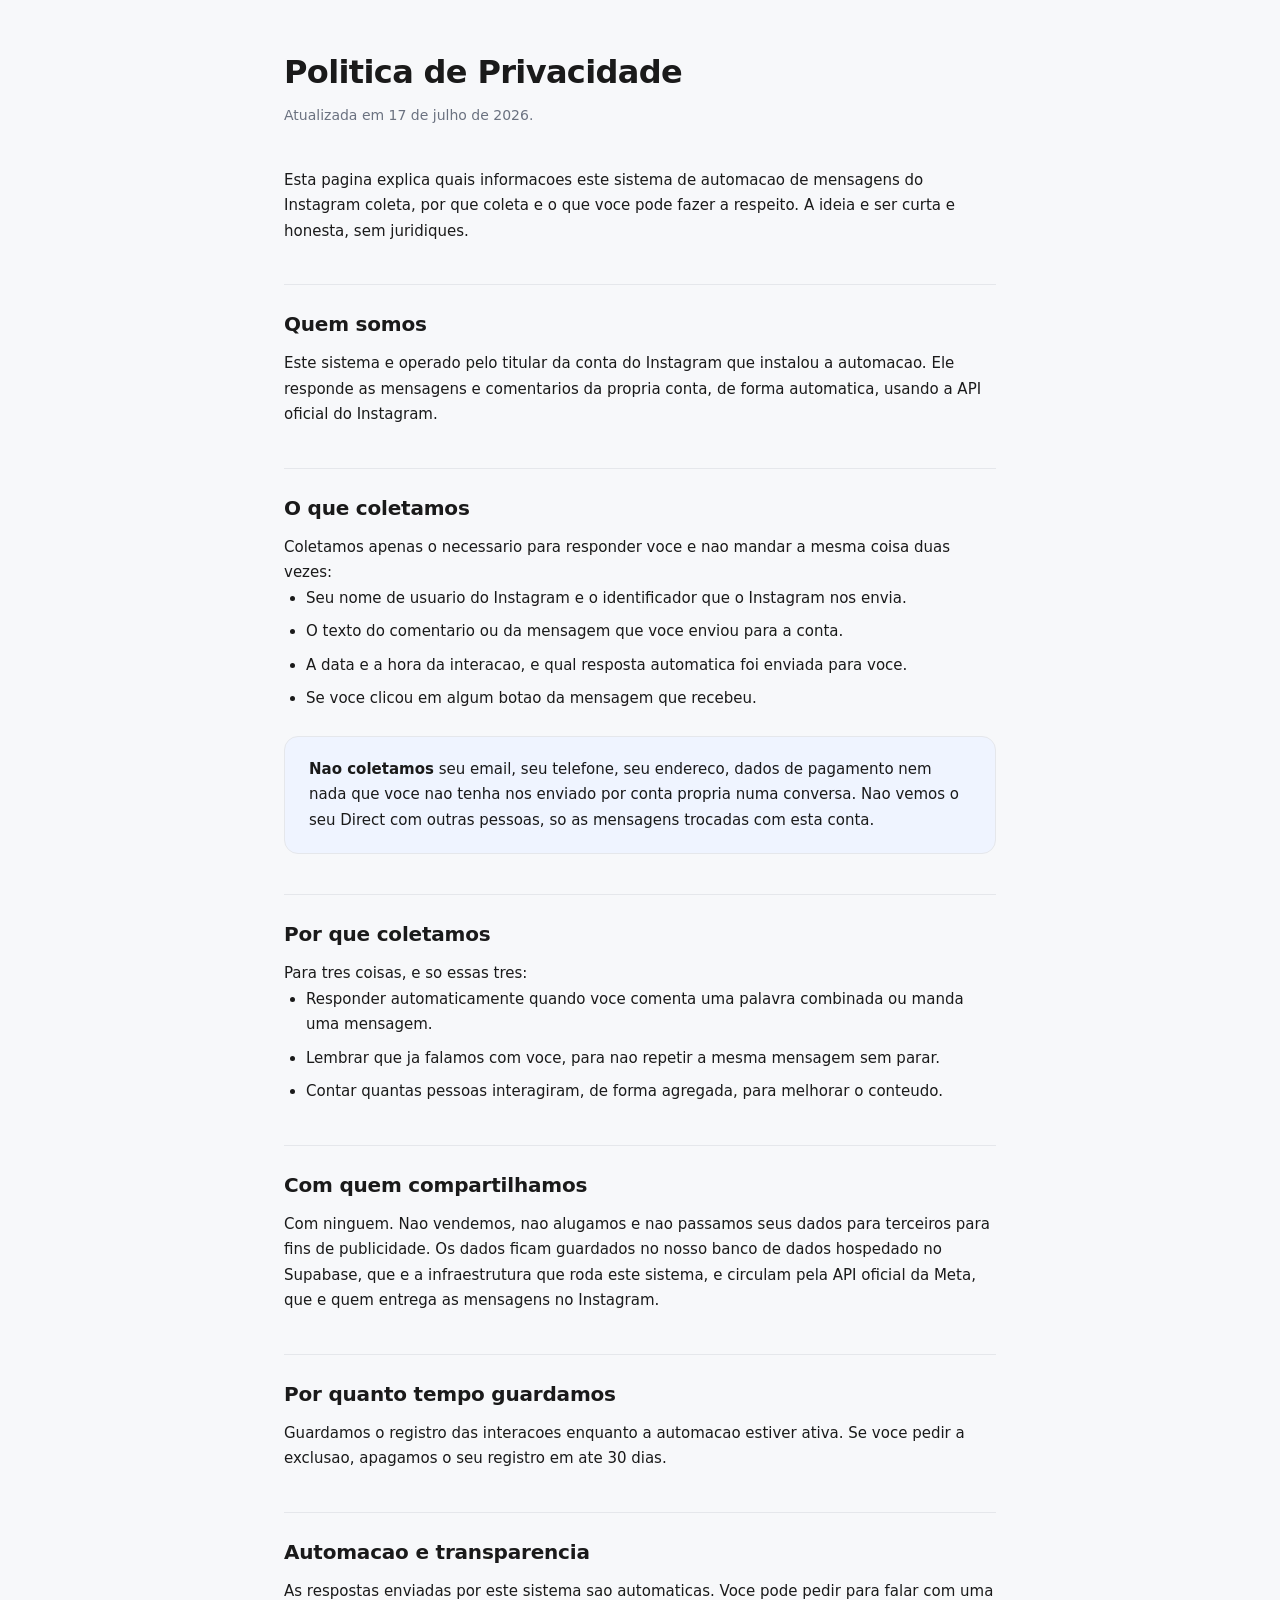
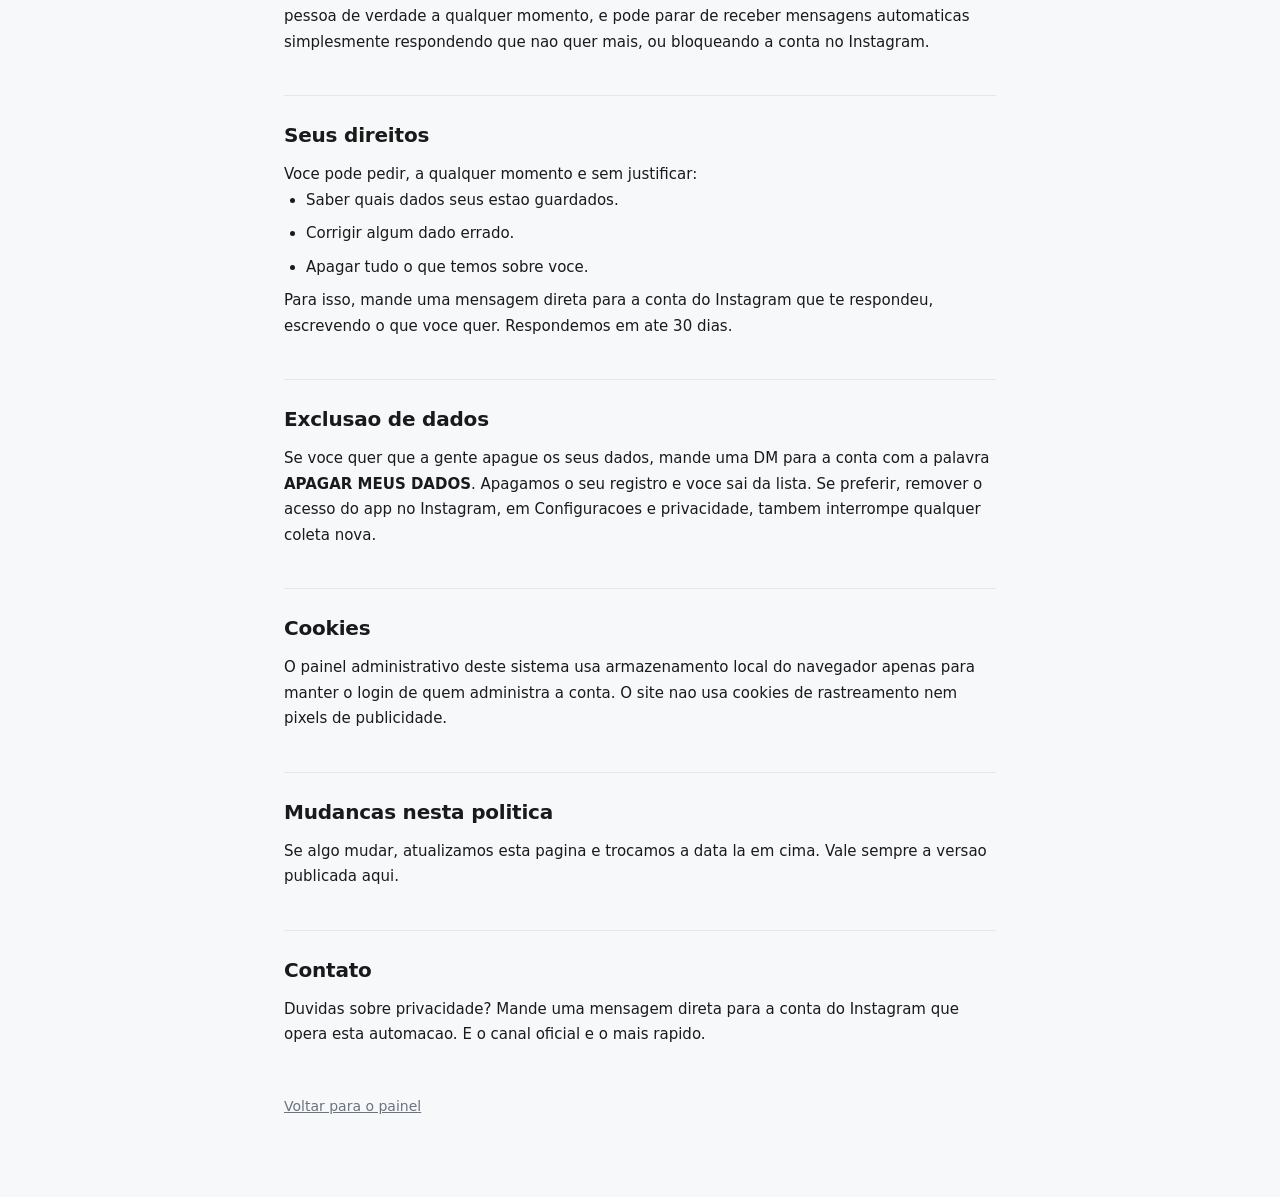
<file: privacidade.html>
<!DOCTYPE html>
<html lang="pt-BR">
<head>
  <meta charset="utf-8">
  <meta name="viewport" content="width=device-width, initial-scale=1">
  <title>Politica de Privacidade</title>
  <link rel="stylesheet" href="styles.css">
  <link rel="icon" href="data:image/svg+xml,<svg xmlns='http://www.w3.org/2000/svg' viewBox='0 0 100 100'><text y='.9em' font-size='90'>💬</text></svg>">
  <style>
    .doc {
      max-width: 760px;
      margin: 0 auto;
      padding: 48px 24px 80px;
    }
    .doc h1 {
      font-size: 32px;
      margin: 0 0 8px;
    }
    .doc .data {
      color: var(--texto-fraco);
      font-size: 14px;
      margin-bottom: 40px;
    }
    .doc h2 {
      font-size: 20px;
      margin: 40px 0 12px;
      padding-top: 24px;
      border-top: 1px solid var(--borda);
    }
    .doc p, .doc li {
      line-height: 1.7;
      color: var(--texto);
    }
    .doc ul {
      padding-left: 22px;
    }
    .doc li {
      margin-bottom: 8px;
    }
    .doc a {
      color: var(--destaque);
    }
    .doc .caixa {
      background: var(--destaque-fraco);
      border: 1px solid var(--borda);
      border-radius: var(--raio-g);
      padding: 20px 24px;
      margin: 24px 0;
    }
    .doc .caixa p:last-child {
      margin-bottom: 0;
    }
    .doc .voltar {
      display: inline-block;
      margin-top: 48px;
      color: var(--texto-fraco);
      font-size: 14px;
    }
  </style>
</head>
<body>

<main class="doc">

  <h1>Politica de Privacidade</h1>
  <p class="data">Atualizada em 17 de julho de 2026.</p>

  <p>
    Esta pagina explica quais informacoes este sistema de automacao de mensagens do Instagram
    coleta, por que coleta e o que voce pode fazer a respeito. A ideia e ser curta e honesta,
    sem juridiques.
  </p>

  <h2>Quem somos</h2>
  <p>
    Este sistema e operado pelo titular da conta do Instagram que instalou a automacao. Ele
    responde as mensagens e comentarios da propria conta, de forma automatica, usando a API
    oficial do Instagram.
  </p>

  <h2>O que coletamos</h2>
  <p>
    Coletamos apenas o necessario para responder voce e nao mandar a mesma coisa duas vezes:
  </p>
  <ul>
    <li>Seu nome de usuario do Instagram e o identificador que o Instagram nos envia.</li>
    <li>O texto do comentario ou da mensagem que voce enviou para a conta.</li>
    <li>A data e a hora da interacao, e qual resposta automatica foi enviada para voce.</li>
    <li>Se voce clicou em algum botao da mensagem que recebeu.</li>
  </ul>

  <div class="caixa">
    <p>
      <strong>Nao coletamos</strong> seu email, seu telefone, seu endereco, dados de pagamento
      nem nada que voce nao tenha nos enviado por conta propria numa conversa. Nao vemos o seu
      Direct com outras pessoas, so as mensagens trocadas com esta conta.
    </p>
  </div>

  <h2>Por que coletamos</h2>
  <p>
    Para tres coisas, e so essas tres:
  </p>
  <ul>
    <li>Responder automaticamente quando voce comenta uma palavra combinada ou manda uma mensagem.</li>
    <li>Lembrar que ja falamos com voce, para nao repetir a mesma mensagem sem parar.</li>
    <li>Contar quantas pessoas interagiram, de forma agregada, para melhorar o conteudo.</li>
  </ul>

  <h2>Com quem compartilhamos</h2>
  <p>
    Com ninguem. Nao vendemos, nao alugamos e nao passamos seus dados para terceiros para fins
    de publicidade. Os dados ficam guardados no nosso banco de dados hospedado no Supabase, que
    e a infraestrutura que roda este sistema, e circulam pela API oficial da Meta, que e quem
    entrega as mensagens no Instagram.
  </p>

  <h2>Por quanto tempo guardamos</h2>
  <p>
    Guardamos o registro das interacoes enquanto a automacao estiver ativa. Se voce pedir a
    exclusao, apagamos o seu registro em ate 30 dias.
  </p>

  <h2>Automacao e transparencia</h2>
  <p>
    As respostas enviadas por este sistema sao automaticas. Voce pode pedir para falar com uma
    pessoa de verdade a qualquer momento, e pode parar de receber mensagens automaticas
    simplesmente respondendo que nao quer mais, ou bloqueando a conta no Instagram.
  </p>

  <h2>Seus direitos</h2>
  <p>
    Voce pode pedir, a qualquer momento e sem justificar:
  </p>
  <ul>
    <li>Saber quais dados seus estao guardados.</li>
    <li>Corrigir algum dado errado.</li>
    <li>Apagar tudo o que temos sobre voce.</li>
  </ul>
  <p>
    Para isso, mande uma mensagem direta para a conta do Instagram que te respondeu, escrevendo
    o que voce quer. Respondemos em ate 30 dias.
  </p>

  <h2>Exclusao de dados</h2>
  <p>
    Se voce quer que a gente apague os seus dados, mande uma DM para a conta com a palavra
    <strong>APAGAR MEUS DADOS</strong>. Apagamos o seu registro e voce sai da lista. Se preferir,
    remover o acesso do app no Instagram, em Configuracoes e privacidade, tambem interrompe
    qualquer coleta nova.
  </p>

  <h2>Cookies</h2>
  <p>
    O painel administrativo deste sistema usa armazenamento local do navegador apenas para
    manter o login de quem administra a conta. O site nao usa cookies de rastreamento nem
    pixels de publicidade.
  </p>

  <h2>Mudancas nesta politica</h2>
  <p>
    Se algo mudar, atualizamos esta pagina e trocamos a data la em cima. Vale sempre a versao
    publicada aqui.
  </p>

  <h2>Contato</h2>
  <p>
    Duvidas sobre privacidade? Mande uma mensagem direta para a conta do Instagram que opera
    esta automacao. E o canal oficial e o mais rapido.
  </p>

  <a class="voltar" href="/">Voltar para o painel</a>

</main>

</body>
</html>
</file>
<file: styles.css>
/* =====================================================================
   O SISTEMA DE DESIGN
   Limpo, neutro, sem marca. Estilo Notion/Linear.

   PRA TROCAR A COR DO SISTEMA: mude o --destaque logo abaixo. E so isso,
   um lugar so, e o sistema inteiro muda de cor.
   ===================================================================== */

:root {
  /* a cor de destaque. Troque aqui. */
  --destaque:       #2563EB;
  --destaque-fraco: #EFF4FF;
  --destaque-forte: #1D4ED8;

  /* fundos */
  --branco:  #FFFFFF;
  --fundo:   #F7F8FA;

  /* textos */
  --texto:      #1A1A1A;
  --texto-fraco:#6B7280;

  /* bordas */
  --borda:      #E5E7EB;
  --borda-forte:#D1D5DB;

  /* status (separados da cor de destaque, de proposito) */
  --sucesso:      #16A34A;
  --sucesso-fraco:#F0FDF4;
  --atencao:      #CA8A04;
  --atencao-fraco:#FEFCE8;
  --erro:         #DC2626;
  --erro-fraco:   #FEF2F2;

  --raio:   10px;
  --raio-g: 14px;
  --sombra:   0 1px 2px rgba(16, 24, 40, .05);
  --sombra-g: 0 8px 24px rgba(16, 24, 40, .10);

  --fonte: system-ui, -apple-system, 'Segoe UI', Roboto, 'Helvetica Neue', Arial, sans-serif;
}

* { box-sizing: border-box; margin: 0; padding: 0; }

body {
  font-family: var(--fonte);
  background: var(--fundo);
  color: var(--texto);
  font-size: 15px;
  line-height: 1.5;
  -webkit-font-smoothing: antialiased;
}

/* ---------------------------------------------------------------------
   TIPOGRAFIA
   --------------------------------------------------------------------- */
h1 { font-size: 24px; font-weight: 650; letter-spacing: -.02em; }
h2 { font-size: 18px; font-weight: 600; letter-spacing: -.01em; }
h3 { font-size: 15px; font-weight: 600; }

.subtitulo { color: var(--texto-fraco); font-size: 14px; }

.rotulo {
  font-size: 11px;
  font-weight: 600;
  text-transform: uppercase;
  letter-spacing: .06em;
  color: var(--texto-fraco);
  display: block;
  margin-bottom: 6px;
}

.ajuda { font-size: 12px; color: var(--texto-fraco); margin-top: 5px; }

/* ---------------------------------------------------------------------
   BOTOES
   --------------------------------------------------------------------- */
.btn {
  font-family: var(--fonte);
  font-size: 14px;
  font-weight: 500;
  padding: 8px 14px;
  border-radius: var(--raio);
  border: 1px solid var(--borda);
  background: var(--branco);
  color: var(--texto);
  cursor: pointer;
  transition: background .12s, border-color .12s, opacity .12s;
  display: inline-flex;
  align-items: center;
  gap: 7px;
  white-space: nowrap;
}
.btn:hover { background: var(--fundo); border-color: var(--borda-forte); }
.btn:active { transform: translateY(.5px); }

.btn-primario {
  background: var(--destaque);
  border-color: var(--destaque);
  color: #fff;
}
.btn-primario:hover { background: var(--destaque-forte); border-color: var(--destaque-forte); }

.btn-perigo { color: var(--erro); }
.btn-perigo:hover { background: var(--erro-fraco); border-color: var(--erro); }

.btn-fantasma { border-color: transparent; background: transparent; color: var(--texto-fraco); }
.btn-fantasma:hover { background: var(--fundo); color: var(--texto); }

.btn-pequeno { padding: 5px 9px; font-size: 13px; }
.btn:disabled { opacity: .5; cursor: not-allowed; }

/* ---------------------------------------------------------------------
   CAMPOS
   --------------------------------------------------------------------- */
.campo {
  width: 100%;
  font-family: var(--fonte);
  font-size: 14px;
  padding: 9px 11px;
  border: 1px solid var(--borda);
  border-radius: var(--raio);
  background: var(--branco);
  color: var(--texto);
  transition: border-color .12s, box-shadow .12s;
}
.campo:focus {
  outline: none;
  border-color: var(--destaque);
  box-shadow: 0 0 0 3px var(--destaque-fraco);
}
.campo::placeholder { color: #9CA3AF; }

textarea.campo { resize: vertical; min-height: 76px; line-height: 1.5; }

/* o campo grande do link: mostra a URL inteira, por maior que seja */
textarea.campo-link {
  min-height: 62px;
  font-size: 13px;
  font-family: ui-monospace, SFMono-Regular, Menlo, monospace;
  word-break: break-all;
  line-height: 1.45;
}

select.campo { cursor: pointer; }

/* interruptor (o liga/desliga) */
.interruptor { display: inline-flex; align-items: center; gap: 9px; cursor: pointer; user-select: none; }
.interruptor input { display: none; }
.interruptor .trilho {
  width: 38px; height: 22px; border-radius: 999px;
  background: var(--borda-forte); position: relative; transition: background .16s;
  flex-shrink: 0;
}
.interruptor .trilho::after {
  content: ''; position: absolute; top: 2px; left: 2px;
  width: 18px; height: 18px; border-radius: 50%;
  background: #fff; transition: transform .16s;
  box-shadow: 0 1px 2px rgba(0,0,0,.2);
}
.interruptor input:checked + .trilho { background: var(--destaque); }
.interruptor input:checked + .trilho::after { transform: translateX(16px); }
.interruptor .texto { font-size: 14px; }

/* ---------------------------------------------------------------------
   CARTOES
   --------------------------------------------------------------------- */
.cartao {
  background: var(--branco);
  border: 1px solid var(--borda);
  border-radius: var(--raio-g);
  padding: 18px;
  box-shadow: var(--sombra);
}

.numerao { font-size: 30px; font-weight: 650; letter-spacing: -.03em; line-height: 1.1; }

.selo {
  display: inline-flex; align-items: center; gap: 5px;
  font-size: 12px; font-weight: 500;
  padding: 2px 8px; border-radius: 999px;
  background: var(--fundo); border: 1px solid var(--borda); color: var(--texto-fraco);
}
.selo-ok  { background: var(--sucesso-fraco); border-color: #BBF7D0; color: var(--sucesso); }
.selo-off { background: var(--fundo); }

/* ---------------------------------------------------------------------
   LOGIN
   --------------------------------------------------------------------- */
#telaLogin {
  min-height: 100vh;
  display: flex; align-items: center; justify-content: center;
  padding: 24px;
  background: var(--fundo);
}
.caixa-login {
  width: 100%; max-width: 380px;
  background: var(--branco);
  border: 1px solid var(--borda);
  border-radius: var(--raio-g);
  padding: 32px;
  box-shadow: var(--sombra-g);
}
.marca-login {
  width: 40px; height: 40px; border-radius: 10px;
  background: var(--destaque); color: #fff;
  display: flex; align-items: center; justify-content: center;
  font-size: 20px; margin-bottom: 18px;
}
.campo-grupo { margin-bottom: 14px; }

.aviso {
  font-size: 12.5px;
  padding: 10px 12px;
  border-radius: var(--raio);
  border: 1px solid var(--borda);
  background: var(--fundo);
  color: var(--texto-fraco);
  line-height: 1.45;
}
.aviso-atencao { background: var(--atencao-fraco); border-color: #FDE68A; color: #854D0E; }
.aviso-erro    { background: var(--erro-fraco); border-color: #FECACA; color: #991B1B; }

/* ---------------------------------------------------------------------
   O SHELL (menu + conteudo)
   --------------------------------------------------------------------- */
#app { display: none; min-height: 100vh; }
#app.ativo { display: flex; }

.menu {
  width: 232px; flex-shrink: 0;
  background: var(--branco);
  border-right: 1px solid var(--borda);
  padding: 18px 12px;
  display: flex; flex-direction: column;
  position: sticky; top: 0; height: 100vh;
}
.menu-topo { padding: 0 8px 18px; display: flex; align-items: center; gap: 9px; }
.menu-marca {
  width: 28px; height: 28px; border-radius: 7px;
  background: var(--destaque); color: #fff;
  display: flex; align-items: center; justify-content: center; font-size: 14px;
}
.menu-nome { font-weight: 600; font-size: 14.5px; }

.menu-item {
  display: flex; align-items: center; gap: 10px;
  padding: 8px 10px; border-radius: 8px;
  font-size: 14px; color: var(--texto-fraco);
  cursor: pointer; border: none; background: none; width: 100%;
  text-align: left; font-family: var(--fonte);
  margin-bottom: 2px;
}
.menu-item:hover { background: var(--fundo); color: var(--texto); }
.menu-item.ativo { background: var(--destaque-fraco); color: var(--destaque); font-weight: 550; }
.menu-item .icone { font-size: 15px; width: 18px; text-align: center; }

.menu-rodape { margin-top: auto; padding-top: 12px; border-top: 1px solid var(--borda); }
.menu-usuario { font-size: 12px; color: var(--texto-fraco); padding: 0 10px 8px; word-break: break-all; }

.conteudo { flex: 1; padding: 28px 32px; max-width: 1160px; min-width: 0; }
.cabecalho { margin-bottom: 22px; }

/* faixa do modo de teste local */
.faixa-teste {
  background: var(--atencao-fraco);
  border-bottom: 1px solid #FDE68A;
  color: #854D0E;
  font-size: 12.5px;
  padding: 7px 16px;
  text-align: center;
}

/* ---------------------------------------------------------------------
   GRADES E ESTADOS
   --------------------------------------------------------------------- */
.grade-cartoes {
  display: grid; grid-template-columns: repeat(auto-fit, minmax(190px, 1fr));
  gap: 14px; margin-bottom: 22px;
}

.vazio {
  text-align: center; padding: 48px 24px;
  border: 1px dashed var(--borda-forte);
  border-radius: var(--raio-g);
  background: var(--branco);
}
.vazio .icone { font-size: 34px; margin-bottom: 12px; opacity: .55; }
.vazio h3 { margin-bottom: 6px; }
.vazio p { color: var(--texto-fraco); font-size: 14px; margin-bottom: 16px; }

/* sub-abas */
.abas { display: flex; gap: 3px; border-bottom: 1px solid var(--borda); margin-bottom: 22px; }
.aba {
  padding: 9px 13px; font-size: 14px; font-weight: 500;
  color: var(--texto-fraco); background: none; border: none;
  border-bottom: 2px solid transparent; cursor: pointer;
  font-family: var(--fonte); margin-bottom: -1px;
}
.aba:hover { color: var(--texto); }
.aba.ativa { color: var(--destaque); border-bottom-color: var(--destaque); }

/* ---------------------------------------------------------------------
   METRICAS (o mini-grafico)
   --------------------------------------------------------------------- */
.grafico { display: flex; align-items: flex-end; gap: 4px; height: 110px; padding-top: 8px; }
.barra {
  flex: 1; background: #A8C3F7;
  border-radius: 3px 3px 0 0; min-height: 3px;
  position: relative; cursor: default; transition: background .12s;
}
.barra:hover { background: var(--destaque); }
.barra .dica {
  display: none; position: absolute; bottom: calc(100% + 6px); left: 50%;
  transform: translateX(-50%);
  background: var(--texto); color: #fff;
  font-size: 11px; padding: 4px 8px; border-radius: 6px;
  white-space: nowrap; z-index: 5;
}
.barra:hover .dica { display: block; }

/* ---------------------------------------------------------------------
   LISTA DE AUTOMACOES
   --------------------------------------------------------------------- */
.linha-auto {
  display: flex; align-items: center; gap: 14px;
  background: var(--branco); border: 1px solid var(--borda);
  border-radius: var(--raio); padding: 13px 15px; margin-bottom: 9px;
}

/* a foto do post vinculado, na frente do nome da automacao */
.auto-foto {
  width: 44px; height: 44px; flex-shrink: 0; position: relative;
  border-radius: 8px; overflow: hidden; background: var(--fundo);
  border: 1px solid var(--borda);
  display: flex; align-items: center; justify-content: center;
  font-size: 17px;
}
.auto-foto img { width: 100%; height: 100%; object-fit: cover; display: block; }
.auto-foto-todos { background: var(--destaque-fraco); border-color: #DBE7FF; }
.auto-foto-vazia { color: var(--texto-fraco); }
/* quando a automacao vigia mais de um post */
.auto-foto .mais {
  position: absolute; right: 0; bottom: 0;
  background: rgba(0, 0, 0, .68); color: #fff;
  font-size: 9.5px; font-weight: 600; padding: 1px 4px;
  border-top-left-radius: 5px;
}
.linha-auto .info { flex: 1; min-width: 0; }
.linha-auto .nome { font-weight: 550; margin-bottom: 3px; }
.palavras { display: flex; gap: 5px; flex-wrap: wrap; }
.palavra {
  font-size: 11.5px; padding: 1px 7px; border-radius: 5px;
  background: var(--fundo); border: 1px solid var(--borda); color: var(--texto-fraco);
}

/* ---------------------------------------------------------------------
   O EDITOR (tela cheia)
   --------------------------------------------------------------------- */
#editor { display: none; position: fixed; inset: 0; background: var(--fundo); z-index: 50; }
#editor.aberto { display: flex; flex-direction: column; }

.editor-topo {
  background: var(--branco); border-bottom: 1px solid var(--borda);
  padding: 12px 20px; display: flex; align-items: center; gap: 14px;
  flex-shrink: 0;
}
.editor-topo .titulo { flex: 1; font-weight: 600; }
.editor-corpo { flex: 1; display: flex; overflow: hidden; }
.editor-form { flex: 1; overflow-y: auto; padding: 24px; min-width: 0; }
.editor-form-interno { max-width: 620px; margin: 0 auto; }

.editor-previa {
  width: 380px; flex-shrink: 0;
  border-left: 1px solid var(--borda);
  background: var(--branco);
  overflow-y: auto; padding: 24px;
  display: flex; flex-direction: column; align-items: center;
}

.bloco {
  background: var(--branco); border: 1px solid var(--borda);
  border-radius: var(--raio-g); padding: 18px; margin-bottom: 16px;
}
.bloco-topo { display: flex; align-items: center; gap: 9px; margin-bottom: 4px; }
.bloco-num {
  width: 20px; height: 20px; border-radius: 5px; flex-shrink: 0;
  background: var(--destaque); color: #fff;
  font-size: 11px; font-weight: 600;
  display: flex; align-items: center; justify-content: center;
}
.bloco .subtitulo { margin-bottom: 16px; }
.linha-campos { margin-bottom: 15px; }
.linha-campos:last-child { margin-bottom: 0; }

/* tags de palavra-chave */
.caixa-tags {
  display: flex; flex-wrap: wrap; gap: 6px; align-items: center;
  border: 1px solid var(--borda); border-radius: var(--raio);
  padding: 6px; background: var(--branco); min-height: 40px;
}
.caixa-tags:focus-within { border-color: var(--destaque); box-shadow: 0 0 0 3px var(--destaque-fraco); }
.tag {
  display: inline-flex; align-items: center; gap: 5px;
  background: var(--destaque-fraco); color: var(--destaque);
  border-radius: 6px; padding: 3px 5px 3px 8px; font-size: 13px; font-weight: 500;
}
.tag button {
  border: none; background: none; color: var(--destaque);
  cursor: pointer; font-size: 14px; line-height: 1; padding: 0 2px; opacity: .65;
}
.tag button:hover { opacity: 1; }
.caixa-tags input {
  flex: 1; min-width: 110px; border: none; outline: none;
  font-family: var(--fonte); font-size: 14px; padding: 4px;
  background: transparent;
}

/* barrinha de emojis */
.emojis { display: flex; gap: 2px; flex-wrap: wrap; margin-top: 7px; }
.emojis button {
  border: 1px solid var(--borda); background: var(--branco);
  border-radius: 6px; width: 28px; height: 28px;
  cursor: pointer; font-size: 14px; line-height: 1;
  display: flex; align-items: center; justify-content: center;
}
.emojis button:hover { background: var(--destaque-fraco); border-color: var(--destaque); }

/* seletor de posts */
.grade-posts {
  display: grid; grid-template-columns: repeat(auto-fill, minmax(76px, 1fr));
  gap: 7px; max-height: 210px; overflow-y: auto; padding: 3px;
}
.post-mini {
  aspect-ratio: 1; border-radius: 7px; overflow: hidden;
  border: 2px solid var(--borda); cursor: pointer; position: relative;
  background: var(--fundo);
}
.post-mini.escolhido { border-color: var(--destaque); }
.post-mini img { width: 100%; height: 100%; object-fit: cover; display: block; }
.post-mini .marca {
  position: absolute; top: 3px; right: 3px;
  width: 17px; height: 17px; border-radius: 50%;
  background: var(--destaque); color: #fff;
  font-size: 10px; display: none;
  align-items: center; justify-content: center;
}
.post-mini.escolhido .marca { display: flex; }

/* o mini-chat (construtor de sequencia) */
.passo {
  border: 1px solid var(--borda); border-radius: var(--raio);
  padding: 14px; margin-bottom: 10px; background: var(--fundo);
}
.passo-topo { display: flex; align-items: center; gap: 8px; margin-bottom: 11px; }
.passo-nome { font-weight: 550; font-size: 13.5px; flex: 1; }

.passo-ref {
  border: 1px dashed var(--borda-forte); background: var(--branco);
  border-radius: var(--raio); padding: 12px 14px; margin-bottom: 12px;
}
.passo-ref .texto-ref { font-size: 13.5px; color: var(--texto-fraco); margin-top: 5px; white-space: pre-wrap; }

.btn-config {
  border: 1px solid var(--borda); border-radius: 8px;
  padding: 9px; background: var(--branco); margin-top: 8px;
}
.btn-config-topo { display: flex; gap: 7px; align-items: center; margin-bottom: 7px; }

/* ---------------------------------------------------------------------
   A PREVIA (o mockup de celular)
   --------------------------------------------------------------------- */
.celular {
  width: 300px; border: 9px solid #1A1A1A; border-radius: 34px;
  background: #fff; overflow: hidden; box-shadow: var(--sombra-g);
  display: flex; flex-direction: column; height: 560px;
}
.celular-topo {
  padding: 11px 14px; border-bottom: 1px solid var(--borda);
  display: flex; align-items: center; gap: 9px; flex-shrink: 0;
}
.celular-foto {
  width: 28px; height: 28px; border-radius: 50%;
  background: linear-gradient(135deg, #FBBF24, #EC4899, #8B5CF6);
  flex-shrink: 0;
}
.celular-nome { font-size: 13.5px; font-weight: 600; }
.celular-corpo {
  flex: 1; overflow-y: auto; padding: 14px 12px;
  display: flex; flex-direction: column; gap: 9px;
  background: #fff;
}
.celular-rodape {
  padding: 9px 12px; border-top: 1px solid var(--borda);
  font-size: 12.5px; color: #9CA3AF; flex-shrink: 0;
}

/* o balao com o botao COLADO nele (estilo ManyChat) */
.balao {
  background: var(--fundo); border: 1px solid var(--borda);
  border-radius: 16px; overflow: hidden;
  max-width: 88%; align-self: flex-start;
}
.balao-texto { padding: 9px 13px; font-size: 13.5px; white-space: pre-wrap; word-break: break-word; }
.balao-botao {
  border-top: 1px solid var(--borda);
  padding: 9px; text-align: center;
  font-size: 13px; font-weight: 550; color: var(--destaque);
  background: var(--branco);
  display: flex; align-items: center; justify-content: center; gap: 5px;
}
.balao-anexo {
  border-top: 1px solid var(--borda); padding: 8px 12px;
  font-size: 12px; color: var(--texto-fraco);
  display: flex; align-items: center; gap: 6px; background: var(--branco);
}
.previa-nota { font-size: 11.5px; color: var(--texto-fraco); align-self: center; padding: 3px 0; }
.previa-vazio { color: var(--texto-fraco); font-size: 13px; text-align: center; margin-top: 40px; }

/* ---------------------------------------------------------------------
   RESPONSIVO (celular)
   --------------------------------------------------------------------- */
@media (max-width: 900px) {
  .editor-corpo { flex-direction: column; overflow-y: auto; }
  .editor-previa { width: 100%; border-left: none; border-top: 1px solid var(--borda); }
  .editor-form { overflow: visible; }
}

@media (max-width: 760px) {
  #app.ativo { flex-direction: column; }
  .menu {
    width: 100%; height: auto; position: static;
    flex-direction: row; align-items: center; gap: 4px;
    padding: 9px 12px; overflow-x: auto;
    border-right: none; border-bottom: 1px solid var(--borda);
  }
  .menu-topo { padding: 0 8px 0 0; }
  .menu-nome { display: none; }
  .menu-item { width: auto; margin-bottom: 0; white-space: nowrap; }
  .menu-rodape { margin-top: 0; margin-left: auto; padding-top: 0; border-top: none; }
  .menu-usuario { display: none; }
  .conteudo { padding: 20px 16px; }
  .editor-topo { flex-wrap: wrap; }
}

/* =====================================================================
   A PLANILHA DE INTERACOES
   ===================================================================== */
.campo-busca { max-width: 280px; }

/* no celular a tabela e larga demais: ela rola sozinha, a pagina nao */
.tabela-rolo {
  overflow-x: auto;
  border: 1px solid var(--borda);
  border-radius: var(--raio);
  background: var(--branco);
}
.tabela {
  width: 100%; border-collapse: collapse; font-size: 13.5px;
  white-space: nowrap;
}
.tabela th {
  text-align: left; font-weight: 600; font-size: 11.5px;
  text-transform: uppercase; letter-spacing: .04em;
  color: var(--texto-fraco); background: var(--fundo);
  padding: 10px 13px; border-bottom: 1px solid var(--borda);
  position: sticky; top: 0;
}
.tabela td {
  padding: 11px 13px; border-bottom: 1px solid var(--borda);
  vertical-align: middle;
}
.tabela tbody tr:last-child td { border-bottom: 0; }
.tabela tbody tr:hover { background: var(--destaque-fraco); }
.tabela .num { text-align: right; font-variant-numeric: tabular-nums; }
.tabela .fraco { color: var(--texto-fraco); }
.tabela .pessoa { color: var(--destaque); font-weight: 550; text-decoration: none; }
.tabela .pessoa:hover { text-decoration: underline; }
.tabela .palavras { flex-wrap: nowrap; }

/* =====================================================================
   A ABA DE METRICAS
   ===================================================================== */
.barra-filtros {
  display: flex; align-items: center; gap: 12px;
  flex-wrap: wrap; margin-bottom: 18px;
}
.barra-filtros .pilulas { flex: 1; }

.pilulas { display: flex; gap: 6px; flex-wrap: wrap; }
.pilula {
  font-family: var(--fonte); font-size: 13px; font-weight: 500;
  padding: 6px 14px; border-radius: 999px;
  border: 1px solid var(--borda); background: var(--branco);
  color: var(--texto-fraco); cursor: pointer;
  transition: background .12s, color .12s, border-color .12s;
  white-space: nowrap;
}
.pilula:hover { border-color: var(--borda-forte); color: var(--texto); }
.pilula.ativa {
  background: var(--destaque); border-color: var(--destaque); color: #fff;
}
.pilula-pequena { font-size: 12px; padding: 4px 11px; }

/* dado que o Instagram nao devolve: tracinho, nunca zero */
.sem-dado { color: var(--borda-forte); }

/* os melhores posts */
.grade-melhores {
  display: grid; grid-template-columns: repeat(auto-fill, minmax(148px, 1fr));
  gap: 12px;
}
.post-card {
  border: 1px solid var(--borda); border-radius: var(--raio);
  overflow: hidden; background: var(--branco);
  text-decoration: none; color: inherit; display: block;
  transition: border-color .12s, transform .12s, box-shadow .12s;
}
.post-card:hover {
  border-color: var(--destaque); transform: translateY(-2px);
  box-shadow: var(--sombra-g);
}
.post-card-foto {
  aspect-ratio: 1; background: var(--fundo); position: relative;
  display: flex; align-items: center; justify-content: center; font-size: 24px;
}
.post-card-foto img { width: 100%; height: 100%; object-fit: cover; display: block; }
.post-tipo {
  position: absolute; top: 6px; right: 7px;
  background: rgba(0, 0, 0, .6); color: #fff;
  font-size: 10px; padding: 2px 6px; border-radius: 5px;
}
.post-card-nums {
  display: flex; flex-wrap: wrap; gap: 4px 9px;
  padding: 9px 10px; font-size: 11.5px; color: var(--texto-fraco);
  font-variant-numeric: tabular-nums;
}
</file>
